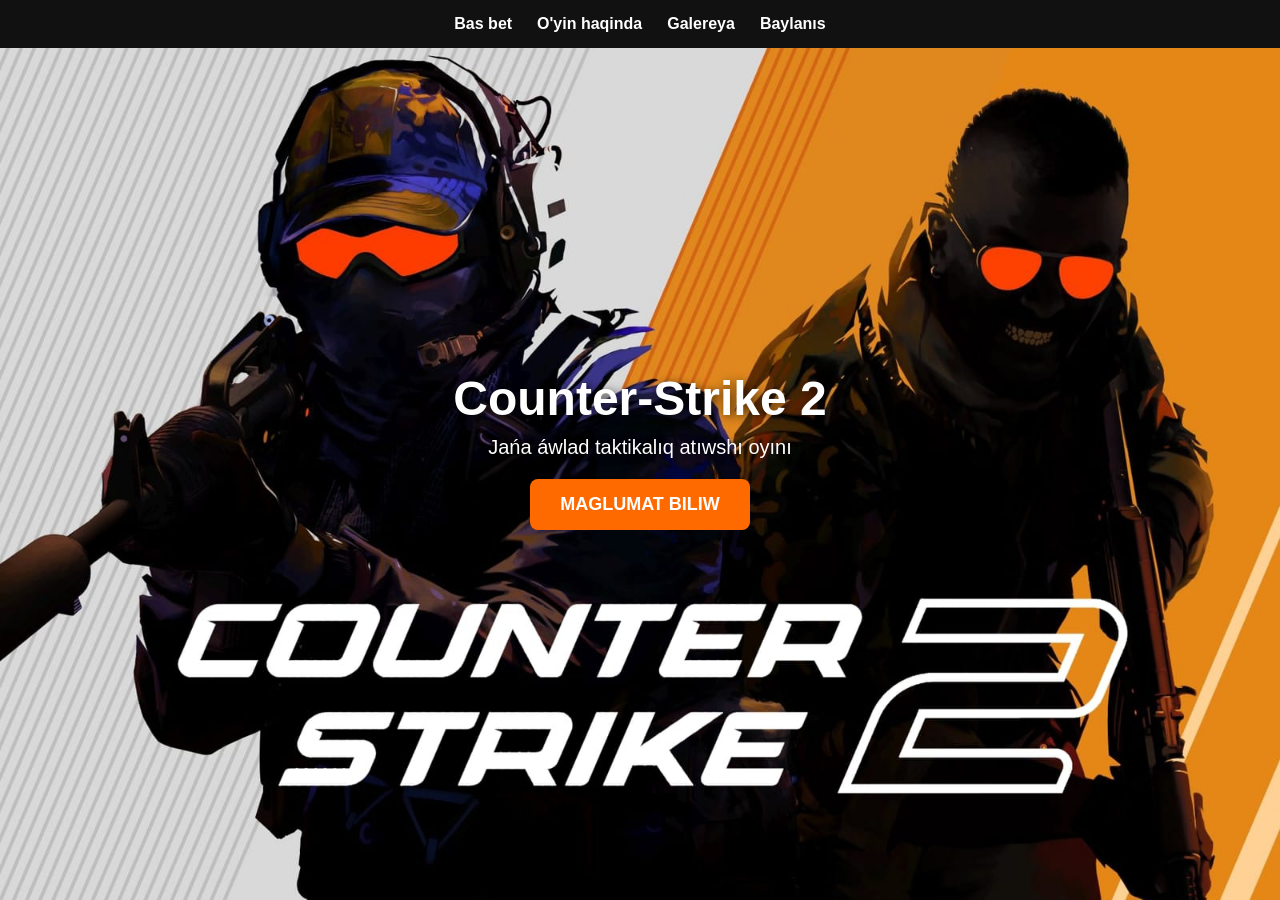
<file: index.html>
<!DOCTYPE html>
<html lang="uz">
<head>
    <meta charset="UTF-8">
    <meta name="viewport" content="width=device-width, initial-scale=1.0">
    <title>Counter-Strike 2</title>
    <link rel="stylesheet" href="bsb.css">
</head>
<body>

<header>
    <nav>
        <ul>
            <li><a href="index.html">Bas bet</a></li>
            <li><a href="o'yinhaqinda.html">O'yin haqinda</a></li>
            <li><a href="gallery.html">Galereya</a></li>
            <li><a href="baylanıs.html">Baylanıs</a></li>
        </ul>
    </nav>
</header>

<section id="home" class="hero">
    <h1>Counter-Strike 2</h1>
    <p>Jańa áwlad taktikalıq atıwshı oyını</p>
        <a href="o'yinhaqinda.html" target="_blank" class="cs22">
    MAGLUMAT BILIW 
</a>
</section>

</body>

</html>
</file>
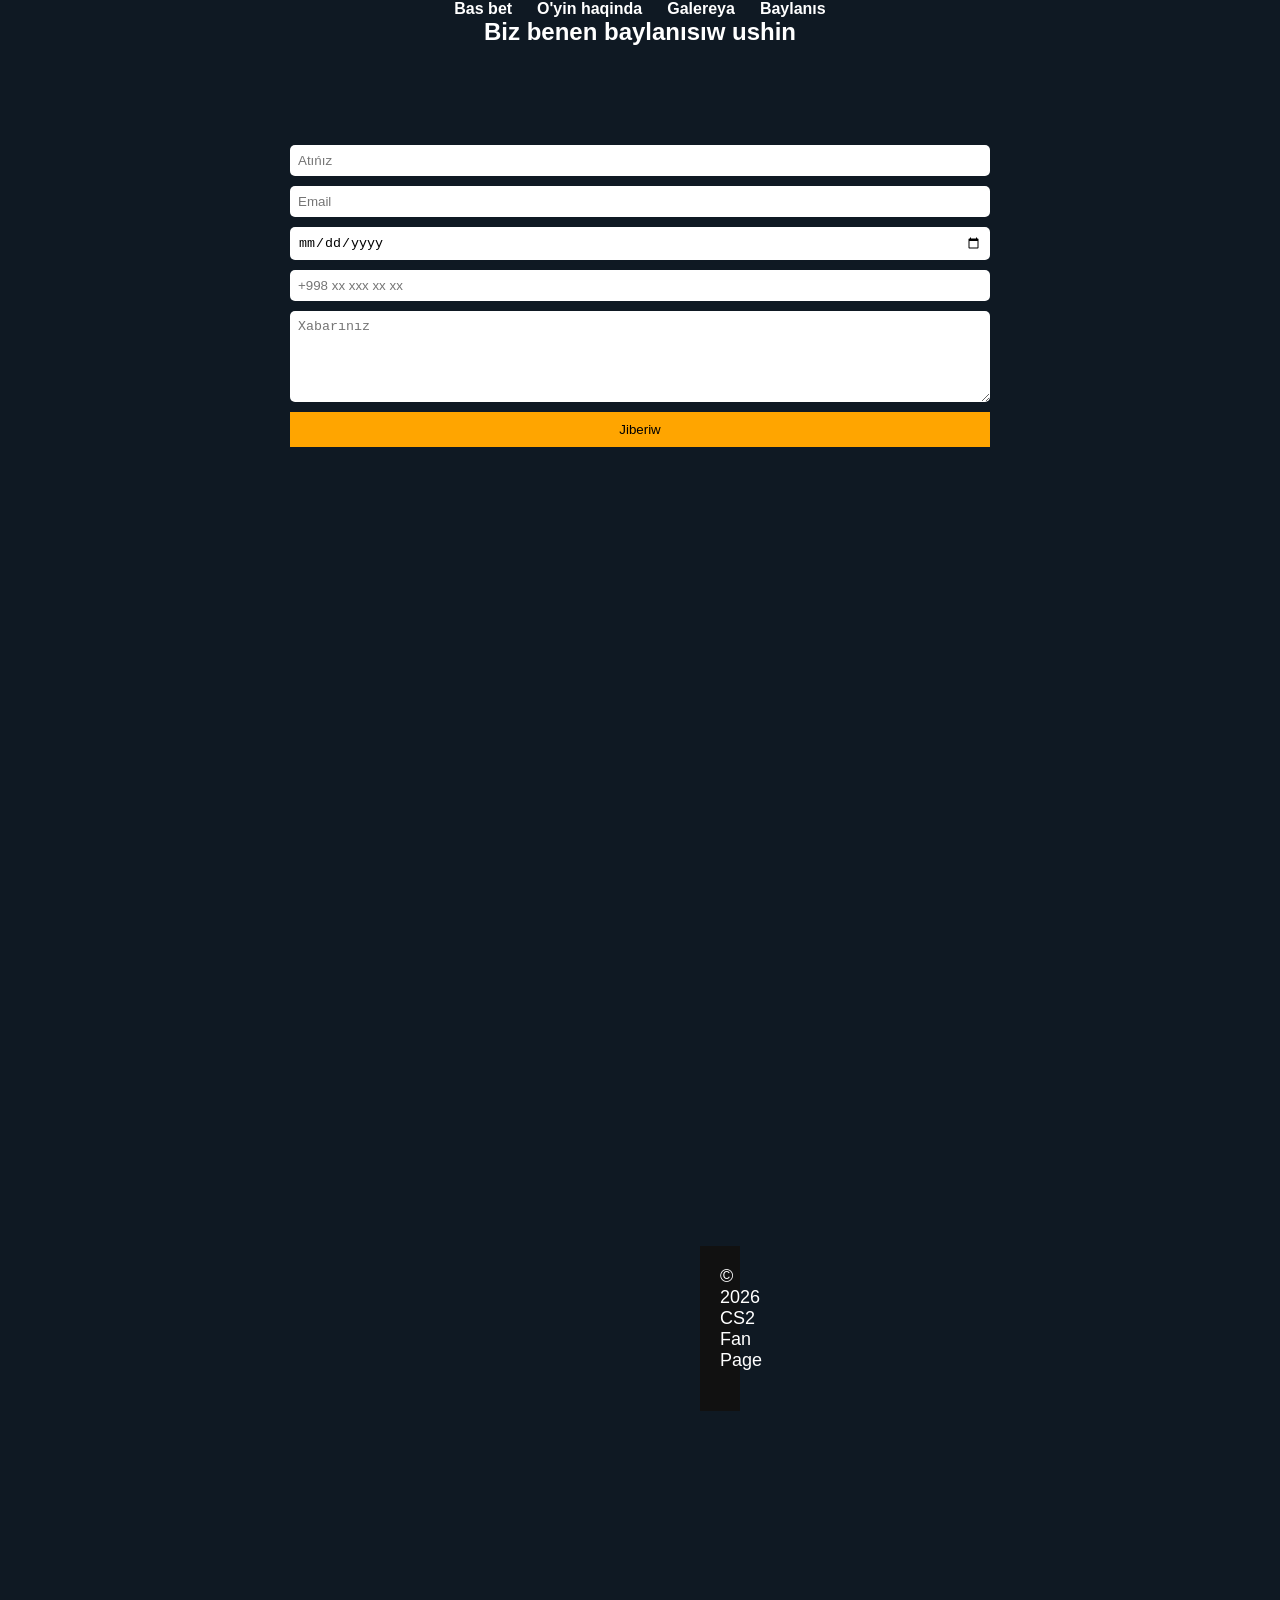
<file: baylanıs.html>
<!DOCTYPE html>
<html lang="uz">
<head>
    <meta charset="UTF-8">
    <meta name="viewport" content="width=device-width, initial-scale=1.0">
    <title>Counter-Strike 2</title>
    <link rel="stylesheet" href="bsb.css">
</head>
<body>
    <nav>
        <ul>
            <li><a href="index.html">Bas bet</a></li>
            <li><a href="o'yinhaqinda.html">O'yin haqinda</a></li>
            <li><a href="gallery.html">Galereya</a></li>
            <li><a href="baylanıs.html">Baylanıs</a></li>
        </ul>
    </nav>
<section id="contact">
<h2>Biz benen baylanısıw ushin</h2>

<form>
    <input type="text" placeholder="Atıńız" required>
    <input type="email" placeholder="Email" required>
    <input type="date" placeholder="Tulǵan kún" required>
    <input type="tel" placeholder="+998 xx xxx xx xx" pattern="[0-9+ ]{9,15}" required>
    <textarea rows="5" placeholder="Xabarınız" required></textarea>
    <button type="submit">Jiberiw</button>
</form>
</section>

<footer>
    <p>© 2026 CS2 Fan Page</p>
</footer>

</body>

</html>
</file>
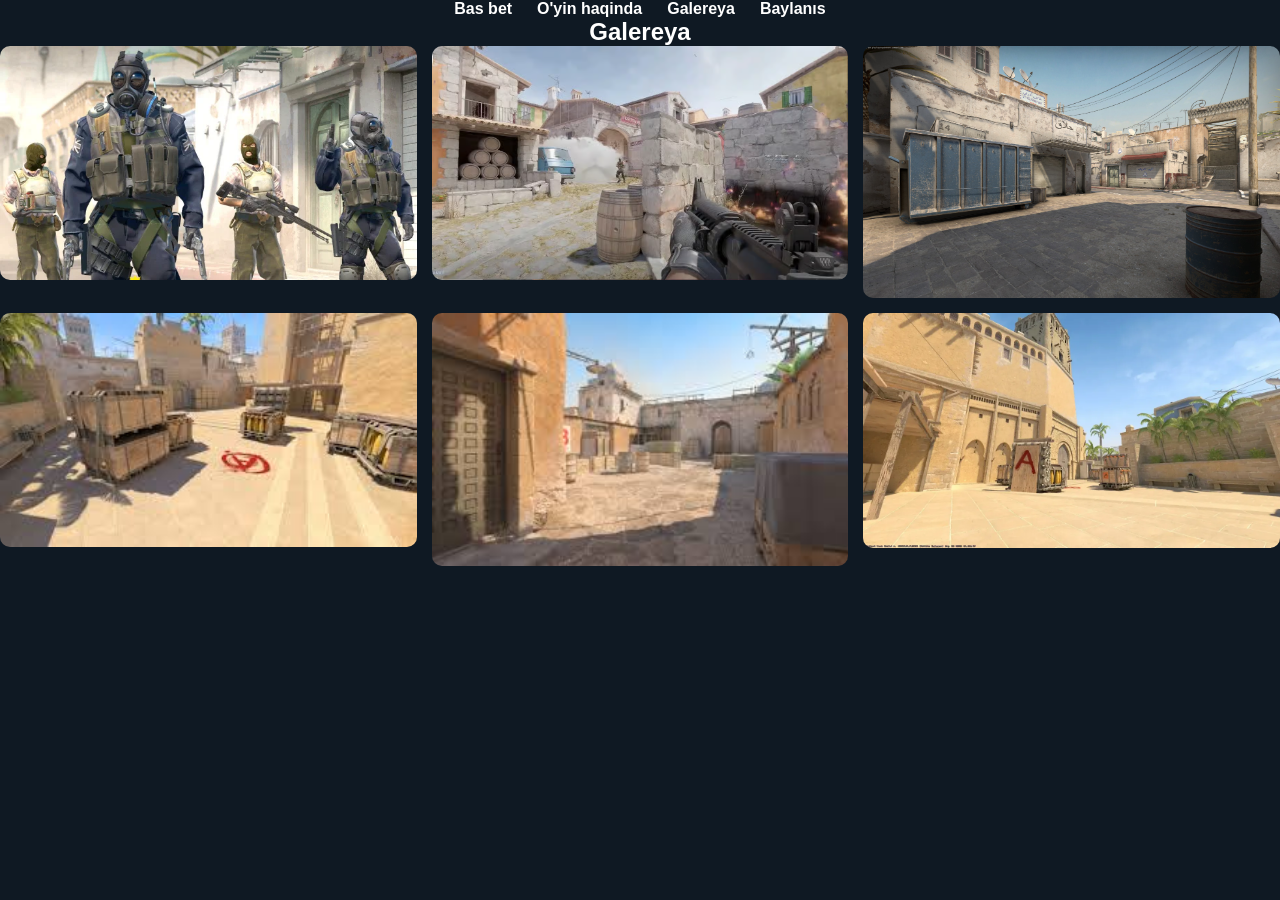
<file: gallery.html>
<!DOCTYPE html>
<html lang="uz">
<head>
    <meta charset="UTF-8">
    <meta name="viewport" content="width=device-width, initial-scale=1.0">
    <title>Counter-Strike 2</title>
    <link rel="stylesheet" href="bsb.css">
</head>
<body>
    <nav>
        <ul>
            <li><a href="index.html">Bas bet</a></li>
            <li><a href="o'yinhaqinda.html">O'yin haqinda</a></li>
            <li><a href="gallery.html">Galereya</a></li>
            <li><a href="baylanıs.html">Baylanıs</a></li>
        </ul>
    </nav>
    <section id="gallery">
    <h2>Galereya</h2>
    <div class="gallery">
        <img src="Cs2-beginner-tips.webp">
        <img src="cs-players-disappointed-with-cs2-launch.avif">
        <img src="dust2_blue_s1.jpg">
        <img src="images (1).jpg">
        <img src="images.jpg">
        <img src="webp-2c3505f4fc2b2e86106c9aa85c8204a3.webp.webp">
    </div>
</section>
</body>

</html>
</file>
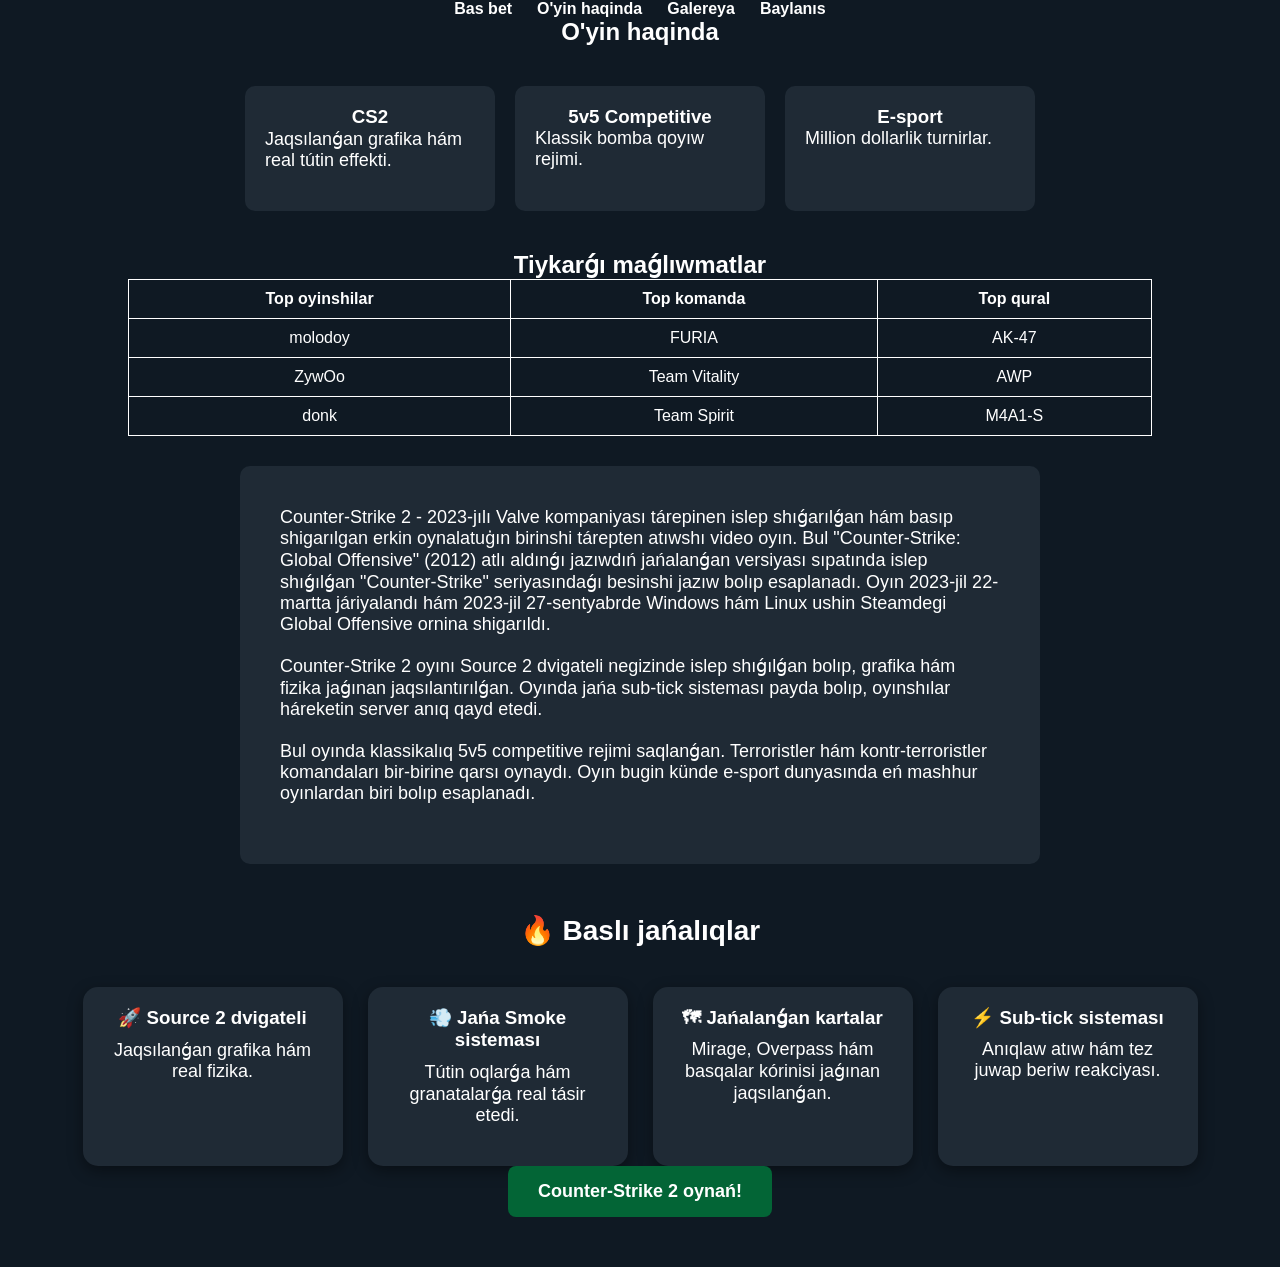
<file: o'yinhaqinda.html>
<!DOCTYPE html>
<html lang="uz">
<head>
    <meta charset="UTF-8">
    <meta name="viewport" content="width=device-width, initial-scale=1.0">
    <title>Counter-Strike 2</title>
    <link rel="stylesheet" href="bsb.css">
</head>
<body>
    <nav>
        <ul>
            <li><a href="index.html">Bas bet</a></li>
            <li><a href="O'yin haqinda.html">O'yin haqinda</a></li>
            <li><a href="gallery.html">Galereya</a></li>
            <li><a href="Baylanıs.html">Baylanıs</a></li>
        </ul>
    </nav>
    <section id="about">
    <h2>O'yin haqinda</h2>

    <div class="features">
        <div class="card">
            <h3>CS2</h3>
            <p>Jaqsılanǵan grafika hám real tútin effekti.</p>
        </div>

        <div class="card">
            <h3>5v5 Competitive</h3>
            <p>Klassik bomba qoyıw rejimi.</p>
        </div>

        <div class="card">
            <h3>E-sport</h3>
            <p>Million dollarlik turnirlar.</p>
        </div>
    </div>

    <h2>Tiykarǵı maǵlıwmatlar</h2>

     <table>
        <tr>
            <th>Top oyinshilar</th>
            <th>Top komanda</th>
            <th>Top qural</th>
        </tr>
        <tr>
            <td>molodoy</td>
            <td>FURIA</td>
            <td>AK-47</td>
        </tr>
         <tr>
            <td>ZywOo</td>
            <td>Team Vitality</td>
            <td>AWP</td>
        </tr>
         <tr>
            <td>donk</td>
            <td>Team Spirit</td>
            <td>M4A1-S</td>
        </tr>
    </table>
</section>

<section class="content">

<p>
Counter-Strike 2 - 2023-jılı Valve kompaniyası tárepinen islep shıǵarılǵan hám basıp shigarılgan erkin oynalatuģın birinshi tárepten atıwshı video oyın.
Bul "Counter-Strike: Global Offensive" (2012) atlı aldınǵı jazıwdıń jańalanǵan versiyası sıpatında islep shıǵılǵan "Counter-Strike" seriyasındaǵı besinshi jazıw bolıp esaplanadı.
Oyın 2023-jil 22-martta járiyalandı hám 2023-jil 27-sentyabrde Windows hám Linux ushin Steamdegi Global Offensive ornina shigarıldı.
</p>

<p>
Counter-Strike 2 oyını Source 2 dvigateli negizinde islep shıǵılǵan bolıp, grafika hám fizika jaǵınan jaqsılantırılǵan.
Oyında jańa sub-tick sisteması payda bolıp, oyınshılar háreketin server anıq qayd etedi.
</p>

<p>
Bul oyında klassikalıq 5v5 competitive rejimi saqlanǵan. Terroristler hám kontr-terroristler komandaları bir-birine qarsı oynaydı.
Oyın bugin künde e-sport dunyasında eń mashhur oyınlardan biri bolıp esaplanadı.
</p>

</section>
<section class="news">
    <h2 class="section-title">🔥 Baslı jańalıqlar</h2>

    <div class="news-container">
        <div class="news-card">
            <h3>🚀 Source 2 dvigateli</h3>
            <p>Jaqsılanǵan grafika hám real fizika.</p>
        </div>

        <div class="news-card">
            <h3>💨 Jańa Smoke sisteması</h3>
            <p>Tútin oqlarǵa hám granatalarǵa real tásir etedi.</p>
        </div>

        <div class="news-card">
            <h3>🗺 Jańalanǵan kartalar</h3>
            <p>Mirage, Overpass hám basqalar kórinisi jaǵınan jaqsılanǵan.</p>
        </div>

        <div class="news-card">
            <h3>⚡ Sub-tick sisteması</h3>
            <p>Anıqlaw atıw hám tez juwap beriw reakciyası.</p>
        </div>
    </div>
        <a href="https://store.steampowered.com/app/730/CounterStrike_2/" target="_blank" class="cs2-btn">
    Counter-Strike 2 oynań!
</a>
</section>
    
</body>

</html>
</file>
<file: bsb.css>
*{
    margin:0;
    padding:0;
    box-sizing:border-box;
}

body{
    font-family:Arial, sans-serif;
    background:#0f1923;
    color:white;
}


header{
    background:#111;
    padding:15px;
    position:fixed;
    width:100%;
    top:0;
}

nav ul{
    display:flex;
    justify-content:center;
    gap:25px;
    list-style:none;
    height: 30 px;

}

h1{
color:#ffffff;
}

.content{
max-width:800px;
margin:auto;
padding:40px;
background:#1f2a35;;
border-radius:10px;
margin-top:30px;
}

p{
margin-bottom:20px;
font-size:18px;
}
nav a{
    text-decoration:none;
    color:white;
    font-weight:bold;
    transition:0.3s;
}

nav a:hover{
    color:orange;
}
.section{
    padding:120px 20px;
    min-height:100vh;
}

.hero {
    background: url('counter-strike-2-pc-game-steam-cover.jpg') center/cover no-repeat;
    min-height: 100vh;

    display: flex;
    flex-direction: column;
    justify-content: center;   
    align-items: center;       

    text-align: center;
    color: white;
}       


.hero h1 {
    font-size: 48px;
    margin-bottom: 10px;
    text-shadow: 2px 2px 10px rgba(0,0,0,0.7);
}

.hero p {
    font-size: 20px;
    text-shadow: 2px 2px 10px rgba(0,0,0,0.7);
}
.cs22 {
    display: inline-block;
    padding: 15px 30px;
    background-color: #ff6a00;
    color: white;
    text-decoration: none;
    font-size: 18px;
    font-weight: bold;
    border-radius: 8px;
    transition: 0.3s ease;
}

.cs22:hover {
    background-color: #ff4500;
    transform: scale(1.05);
}
.cs2-btn {
    display: inline-block;
    padding: 15px 30px;
    background-color: #036536;
    color: white;
    text-decoration: none;
    font-size: 18px;
    font-weight: bold;
    border-radius: 8px;
    transition: 0.3s ease;
}

.cs2-btn:hover {
    background-color: #5546f3;
    transform: scale(1.05);
}



.features{
    display:flex;
    justify-content:center;
    gap:20px;
    flex-wrap:wrap;
    margin:40px 0;

}
.card{
    background:#1f2a35;
    padding:20px;
    width:250px;
    border-radius:10px;
    transition:0.3s;
}

.card:hover{
    transform:scale(1.1);
    background:#2c3e50;
}


table{
    width:80%;
    margin:auto;
    border-collapse:collapse;
}

th,td{
    border:1px solid white;
    padding:10px;
    text-align:center;
}
.news {
    padding: 50px 20px;
    text-align: center;
}

.section-title {
    color: #fff;
    margin-bottom: 40px;
    font-size: 28px;
}

.news-container {
    display: flex;
    flex-wrap: wrap;
    justify-content: center;
    gap: 25px;
}

.news-card {
    background: #1f2a35;
    color: #fff;
    width: 260px;
    padding: 20px;
    border-radius: 15px;
    transition: 0.4s;
    box-shadow: 0 5px 15px rgba(0,0,0,0.4);
}

.news-card:hover {
    transform: translateY(-10px);
  
}

.news-card h3 {
    margin-bottom: 10px;
}


@media (max-width: 768px) {
    .news-container {
        flex-direction: column;
        align-items: center;
    }
}
.gallery{
    display:grid;
    grid-template-columns:repeat(3,1fr);
    gap:15px;
}

.gallery img{
    width:100%;
    border-radius:10px;
    transition:0.3s;
}

.gallery img:hover{
    transform:scale(1.05);
}


form{
    width:700px;
    margin:auto;
    display:flex;
    flex-direction:column;
    gap:10px;
    height: 500px;
     justify-content:center;
}

input, textarea{
    padding:8px;
    border:none;
    border-radius:5px;
}
h2{
    text-align:center;

}
h3{
     text-align:center;

}

button{
    padding:10px;
    background:orange;
    border:none;
    cursor:pointer;
    transition:0.3s;
}

button:hover{
    background:red;
}

footer{
    text-align:center;
    padding:20px;
    background:#111;
    margin: 700PX;
}
</file>
